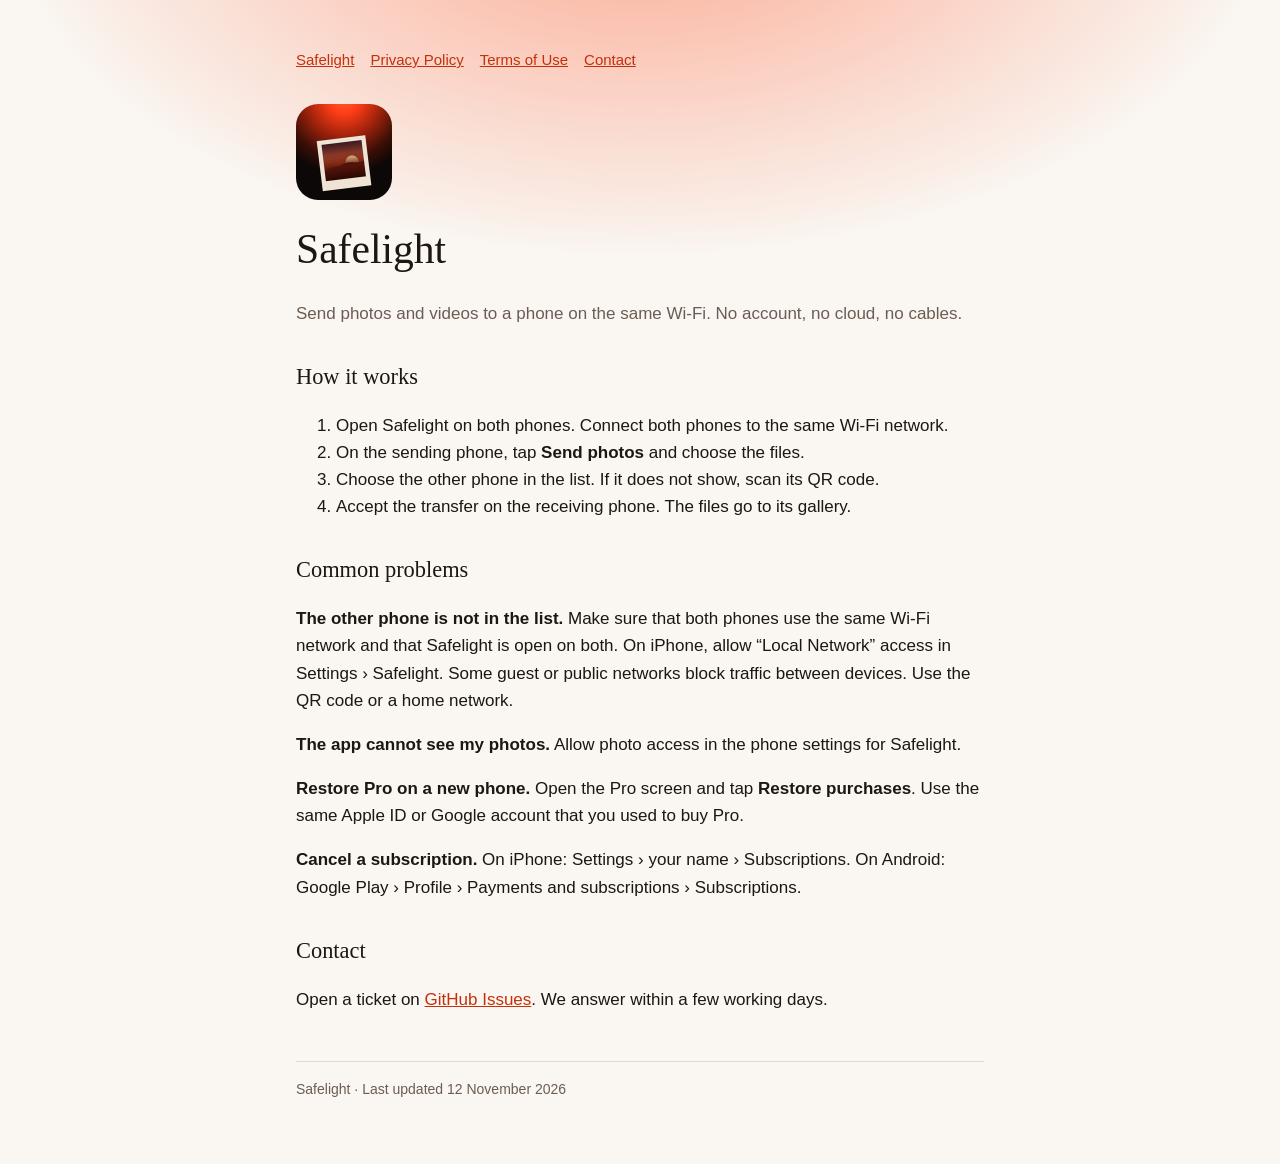
<file: index.html>
<!doctype html>
<html lang="en"><head><meta charset="utf-8"><meta name="viewport" content="width=device-width,initial-scale=1"><title>Safelight — Support</title><link rel="stylesheet" href="style.css"><link rel="icon" href="icon.png"></head><body><div class="glow"></div><main><nav><a href="./">Safelight</a><a href="privacy.html">Privacy Policy</a><a href="terms.html">Terms of Use</a><a href="https://github.com/koliasyniuha/safelight/issues">Contact</a></nav>
<img class="icon" src="icon.png" alt="Safelight app icon">
<h1>Safelight</h1>
<p class="muted">Send photos and videos to a phone on the same Wi-Fi. No account, no cloud, no cables.</p>
<h2>How it works</h2>
<ol>
<li>Open Safelight on both phones. Connect both phones to the same Wi-Fi network.</li>
<li>On the sending phone, tap <b>Send photos</b> and choose the files.</li>
<li>Choose the other phone in the list. If it does not show, scan its QR code.</li>
<li>Accept the transfer on the receiving phone. The files go to its gallery.</li>
</ol>
<h2>Common problems</h2>
<p><b>The other phone is not in the list.</b> Make sure that both phones use the same Wi-Fi network and that Safelight is open on both. On iPhone, allow “Local Network” access in Settings › Safelight. Some guest or public networks block traffic between devices. Use the QR code or a home network.</p>
<p><b>The app cannot see my photos.</b> Allow photo access in the phone settings for Safelight.</p>
<p><b>Restore Pro on a new phone.</b> Open the Pro screen and tap <b>Restore purchases</b>. Use the same Apple ID or Google account that you used to buy Pro.</p>
<p><b>Cancel a subscription.</b> On iPhone: Settings › your name › Subscriptions. On Android: Google Play › Profile › Payments and subscriptions › Subscriptions.</p>
<h2>Contact</h2>
<p>Open a ticket on <a href="https://github.com/koliasyniuha/safelight/issues">GitHub Issues</a>. We answer within a few working days.</p>
<footer>Safelight · Last updated 12 November 2026</footer></main></body></html>
</file>
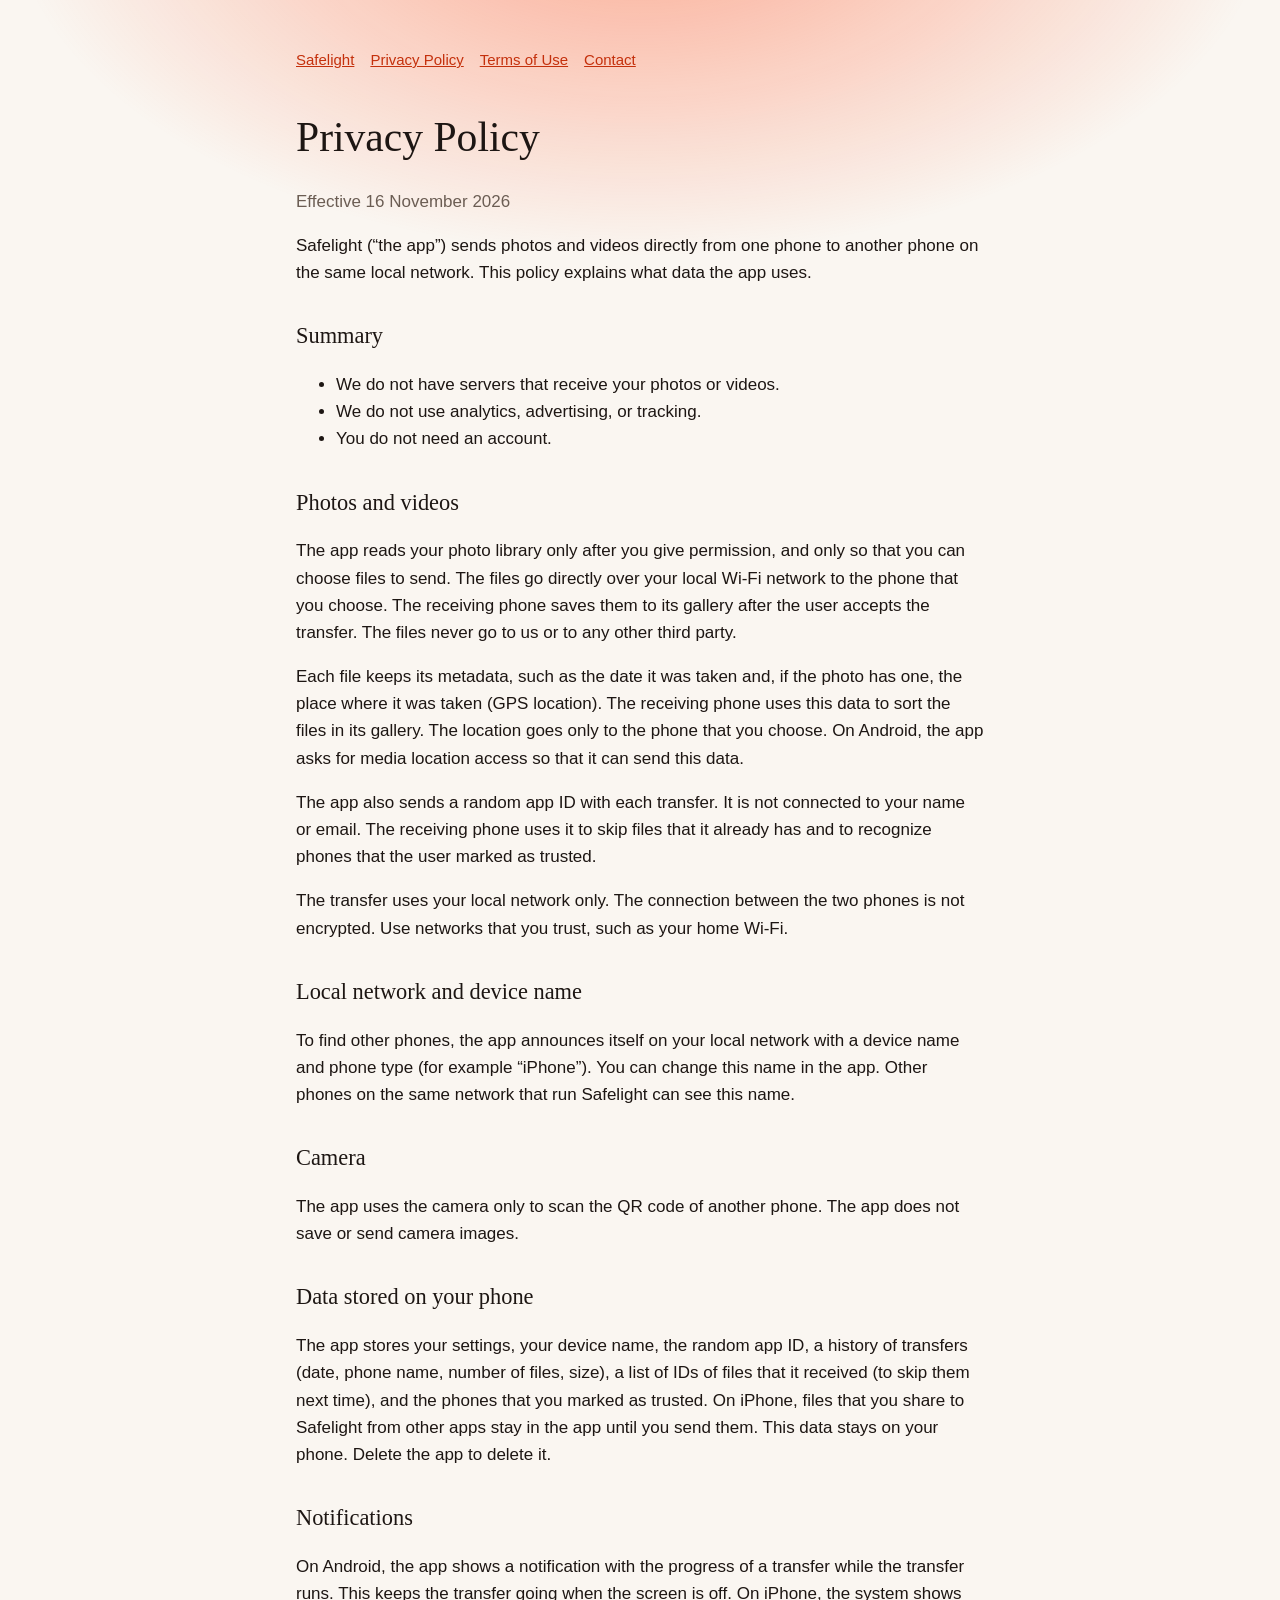
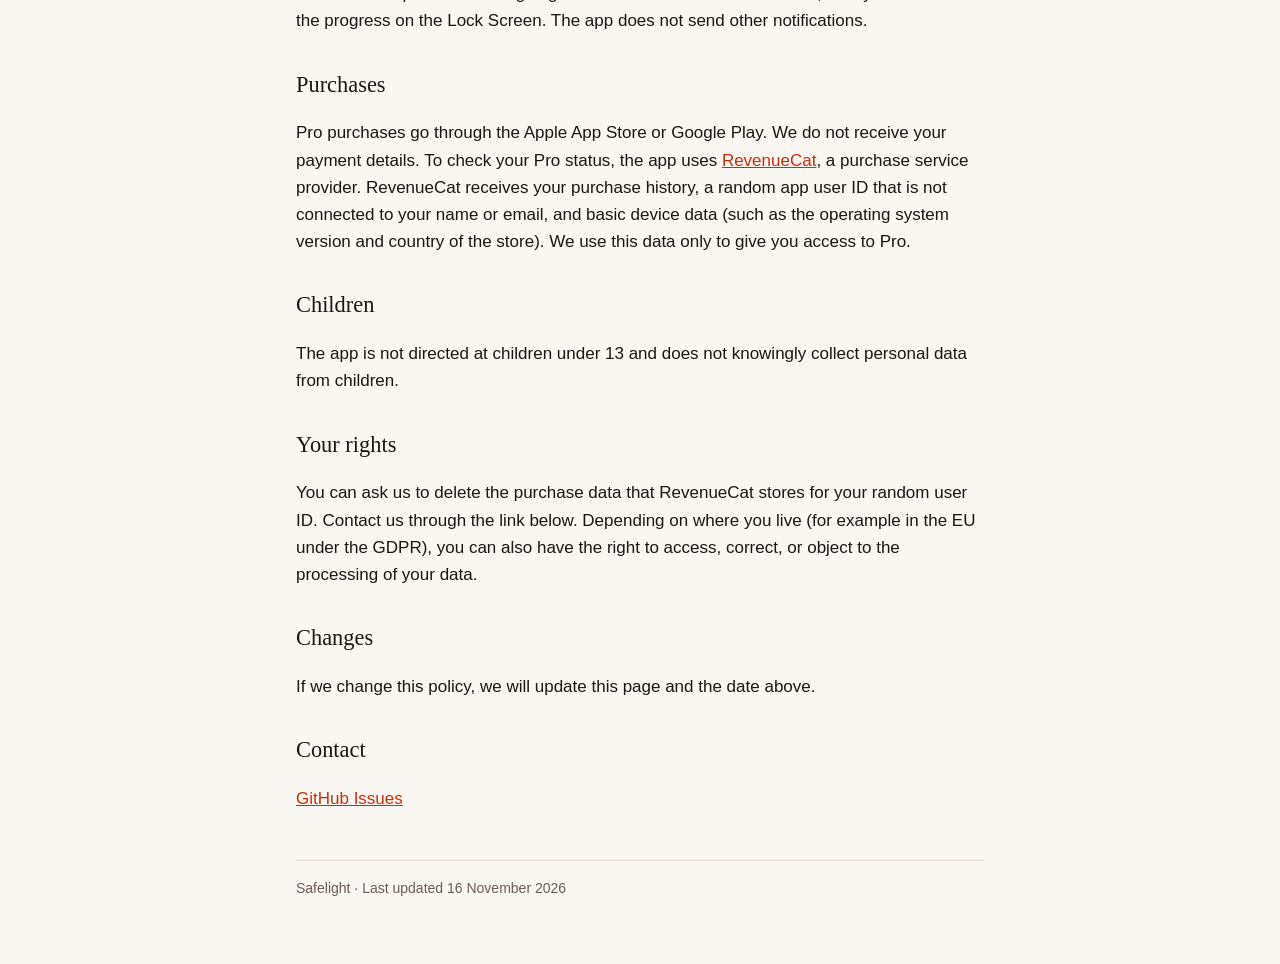
<file: privacy.html>
<!doctype html>
<html lang="en"><head><meta charset="utf-8"><meta name="viewport" content="width=device-width,initial-scale=1"><title>Safelight — Privacy Policy</title><link rel="stylesheet" href="style.css"><link rel="icon" href="icon.png"></head><body><div class="glow"></div><main><nav><a href="./">Safelight</a><a href="privacy.html">Privacy Policy</a><a href="terms.html">Terms of Use</a><a href="https://github.com/koliasyniuha/safelight/issues">Contact</a></nav>
<h1>Privacy Policy</h1>
<p class="muted">Effective 16 November 2026</p>
<p>Safelight (“the app”) sends photos and videos directly from one phone to another phone on the same local network. This policy explains what data the app uses.</p>
<h2>Summary</h2>
<ul>
<li>We do not have servers that receive your photos or videos.</li>
<li>We do not use analytics, advertising, or tracking.</li>
<li>You do not need an account.</li>
</ul>
<h2>Photos and videos</h2>
<p>The app reads your photo library only after you give permission, and only so that you can choose files to send. The files go directly over your local Wi-Fi network to the phone that you choose. The receiving phone saves them to its gallery after the user accepts the transfer. The files never go to us or to any other third party.</p>
<p>Each file keeps its metadata, such as the date it was taken and, if the photo has one, the place where it was taken (GPS location). The receiving phone uses this data to sort the files in its gallery. The location goes only to the phone that you choose. On Android, the app asks for media location access so that it can send this data.</p>
<p>The app also sends a random app ID with each transfer. It is not connected to your name or email. The receiving phone uses it to skip files that it already has and to recognize phones that the user marked as trusted.</p>
<p>The transfer uses your local network only. The connection between the two phones is not encrypted. Use networks that you trust, such as your home Wi-Fi.</p>
<h2>Local network and device name</h2>
<p>To find other phones, the app announces itself on your local network with a device name and phone type (for example “iPhone”). You can change this name in the app. Other phones on the same network that run Safelight can see this name.</p>
<h2>Camera</h2>
<p>The app uses the camera only to scan the QR code of another phone. The app does not save or send camera images.</p>
<h2>Data stored on your phone</h2>
<p>The app stores your settings, your device name, the random app ID, a history of transfers (date, phone name, number of files, size), a list of IDs of files that it received (to skip them next time), and the phones that you marked as trusted. On iPhone, files that you share to Safelight from other apps stay in the app until you send them. This data stays on your phone. Delete the app to delete it.</p>
<h2>Notifications</h2>
<p>On Android, the app shows a notification with the progress of a transfer while the transfer runs. This keeps the transfer going when the screen is off. On iPhone, the system shows the progress on the Lock Screen. The app does not send other notifications.</p>
<h2>Purchases</h2>
<p>Pro purchases go through the Apple App Store or Google Play. We do not receive your payment details. To check your Pro status, the app uses <a href="https://www.revenuecat.com/privacy">RevenueCat</a>, a purchase service provider. RevenueCat receives your purchase history, a random app user ID that is not connected to your name or email, and basic device data (such as the operating system version and country of the store). We use this data only to give you access to Pro.</p>
<h2>Children</h2>
<p>The app is not directed at children under 13 and does not knowingly collect personal data from children.</p>
<h2>Your rights</h2>
<p>You can ask us to delete the purchase data that RevenueCat stores for your random user ID. Contact us through the link below. Depending on where you live (for example in the EU under the GDPR), you can also have the right to access, correct, or object to the processing of your data.</p>
<h2>Changes</h2>
<p>If we change this policy, we will update this page and the date above.</p>
<h2>Contact</h2>
<p><a href="https://github.com/koliasyniuha/safelight/issues">GitHub Issues</a></p>
<footer>Safelight · Last updated 16 November 2026</footer></main></body></html>
</file>
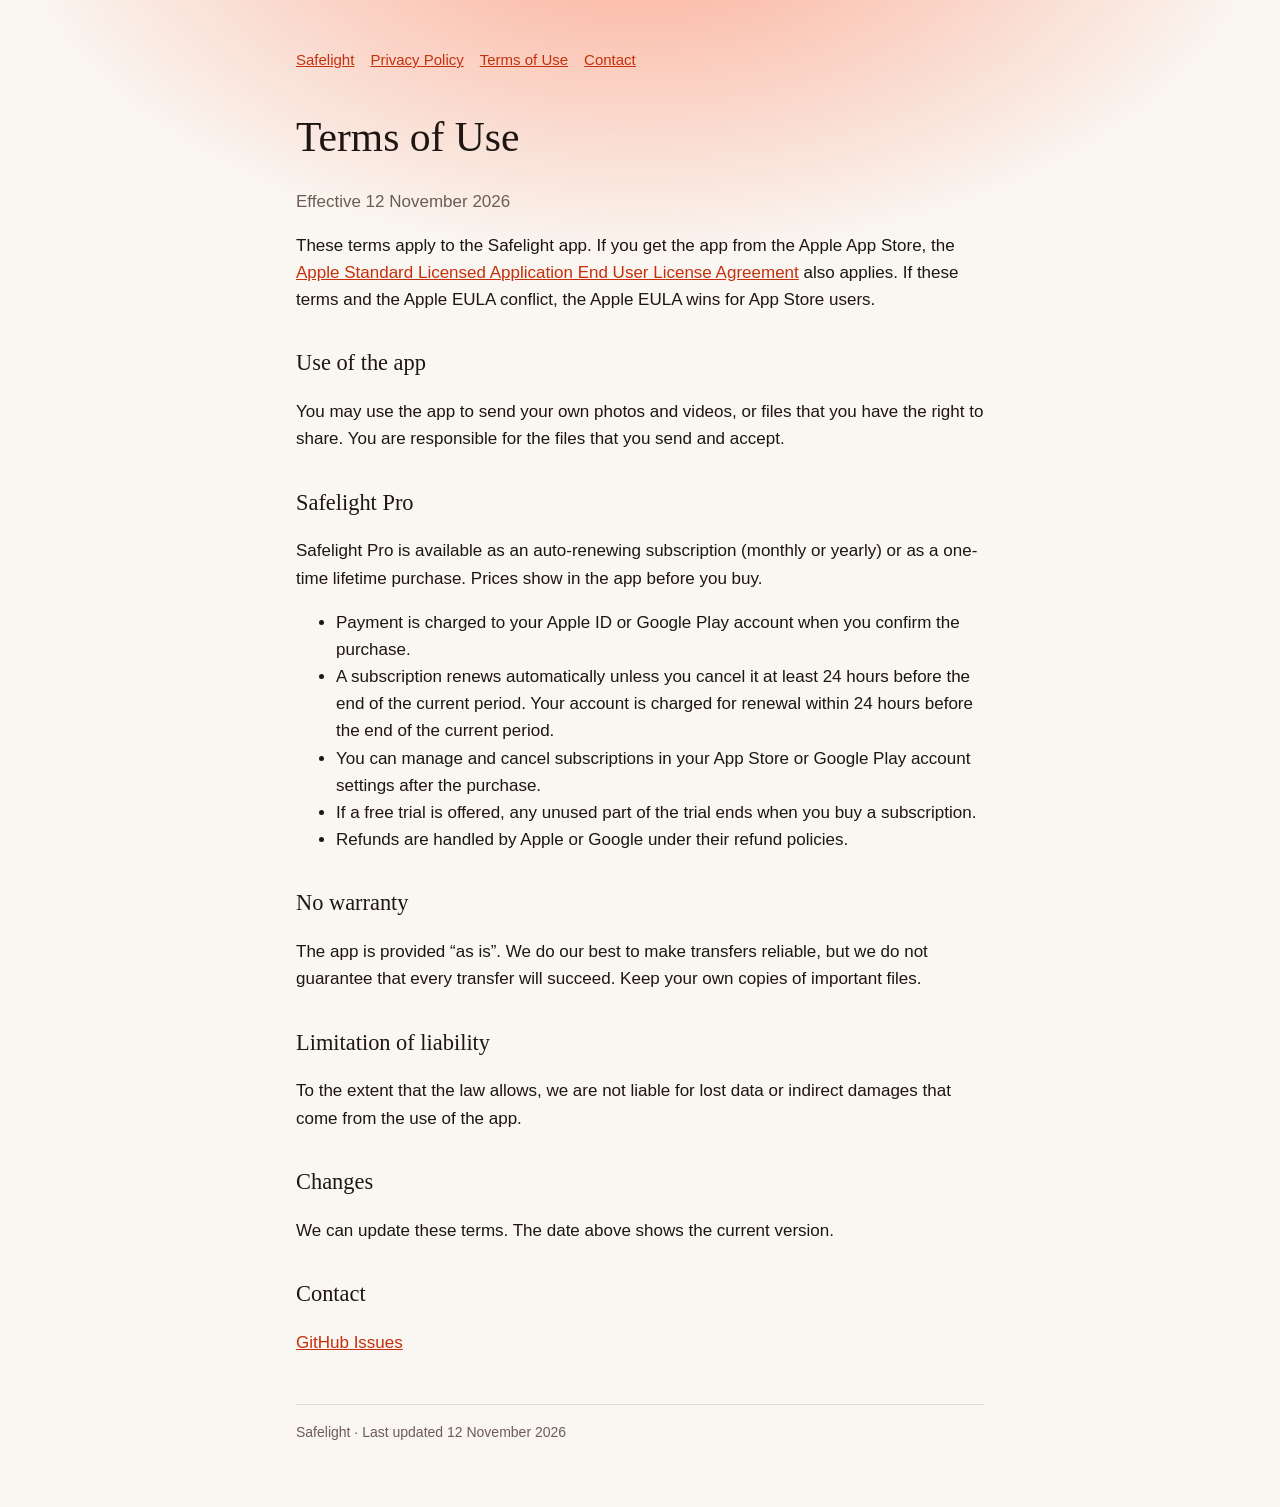
<file: terms.html>
<!doctype html>
<html lang="en"><head><meta charset="utf-8"><meta name="viewport" content="width=device-width,initial-scale=1"><title>Safelight — Terms of Use</title><link rel="stylesheet" href="style.css"><link rel="icon" href="icon.png"></head><body><div class="glow"></div><main><nav><a href="./">Safelight</a><a href="privacy.html">Privacy Policy</a><a href="terms.html">Terms of Use</a><a href="https://github.com/koliasyniuha/safelight/issues">Contact</a></nav>
<h1>Terms of Use</h1>
<p class="muted">Effective 12 November 2026</p>
<p>These terms apply to the Safelight app. If you get the app from the Apple App Store, the <a href="https://www.apple.com/legal/internet-services/itunes/dev/stdeula/">Apple Standard Licensed Application End User License Agreement</a> also applies. If these terms and the Apple EULA conflict, the Apple EULA wins for App Store users.</p>
<h2>Use of the app</h2>
<p>You may use the app to send your own photos and videos, or files that you have the right to share. You are responsible for the files that you send and accept.</p>
<h2>Safelight Pro</h2>
<p>Safelight Pro is available as an auto-renewing subscription (monthly or yearly) or as a one-time lifetime purchase. Prices show in the app before you buy.</p>
<ul>
<li>Payment is charged to your Apple ID or Google Play account when you confirm the purchase.</li>
<li>A subscription renews automatically unless you cancel it at least 24 hours before the end of the current period. Your account is charged for renewal within 24 hours before the end of the current period.</li>
<li>You can manage and cancel subscriptions in your App Store or Google Play account settings after the purchase.</li>
<li>If a free trial is offered, any unused part of the trial ends when you buy a subscription.</li>
<li>Refunds are handled by Apple or Google under their refund policies.</li>
</ul>
<h2>No warranty</h2>
<p>The app is provided “as is”. We do our best to make transfers reliable, but we do not guarantee that every transfer will succeed. Keep your own copies of important files.</p>
<h2>Limitation of liability</h2>
<p>To the extent that the law allows, we are not liable for lost data or indirect damages that come from the use of the app.</p>
<h2>Changes</h2>
<p>We can update these terms. The date above shows the current version.</p>
<h2>Contact</h2>
<p><a href="https://github.com/koliasyniuha/safelight/issues">GitHub Issues</a></p>
<footer>Safelight · Last updated 12 November 2026</footer></main></body></html>
</file>
<file: style.css>
:root{--bg:#0b0807;--fg:#efe4d8;--muted:#a8998c;--accent:#ff4a1c;--line:#2a201c}
@media (prefers-color-scheme: light){:root{--bg:#faf6f1;--fg:#1d1613;--muted:#6b5d53;--accent:#c4300c;--line:#e4d9ce}}
*{box-sizing:border-box}
body{margin:0;background:var(--bg);color:var(--fg);font:17px/1.6 -apple-system,BlinkMacSystemFont,"Segoe UI",Roboto,sans-serif}
.glow{position:fixed;inset:0 0 auto 0;height:260px;background:radial-gradient(ellipse at 50% -40%,rgba(255,74,28,.45),transparent 70%);pointer-events:none}
main{position:relative;max-width:720px;margin:0 auto;padding:48px 16px 64px}
h1{font-family:Georgia,serif;font-weight:300;font-size:2.6rem;margin:0 0 8px}
h2{font-family:Georgia,serif;font-weight:400;font-size:1.4rem;margin:32px 0 8px}
p,li{color:var(--fg)} .muted{color:var(--muted)}
a{color:var(--accent)}
nav{display:flex;gap:16px;flex-wrap:wrap;margin-bottom:32px;font-size:15px}
footer{margin-top:48px;padding-top:16px;border-top:1px solid var(--line);color:var(--muted);font-size:14px}
img.icon{width:96px;height:96px;border-radius:22px;display:block;margin-bottom:16px}
</file>
